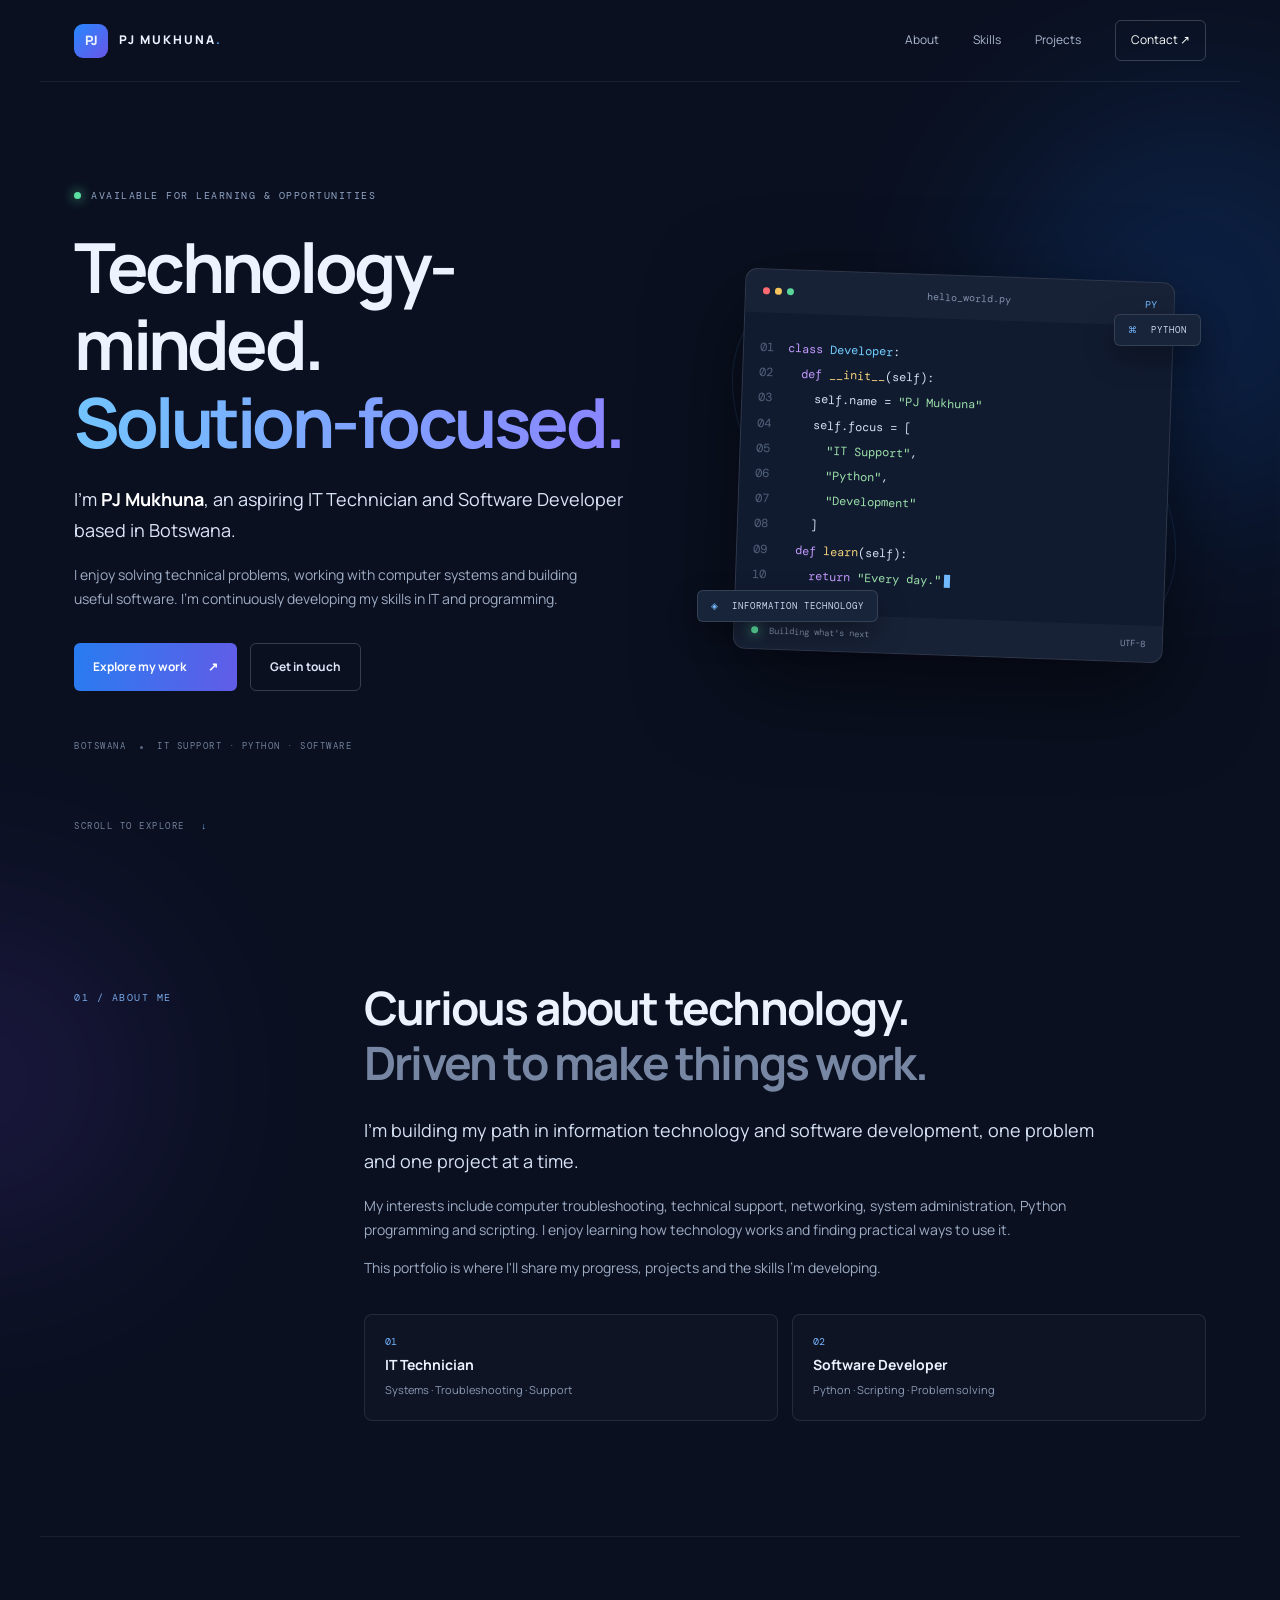
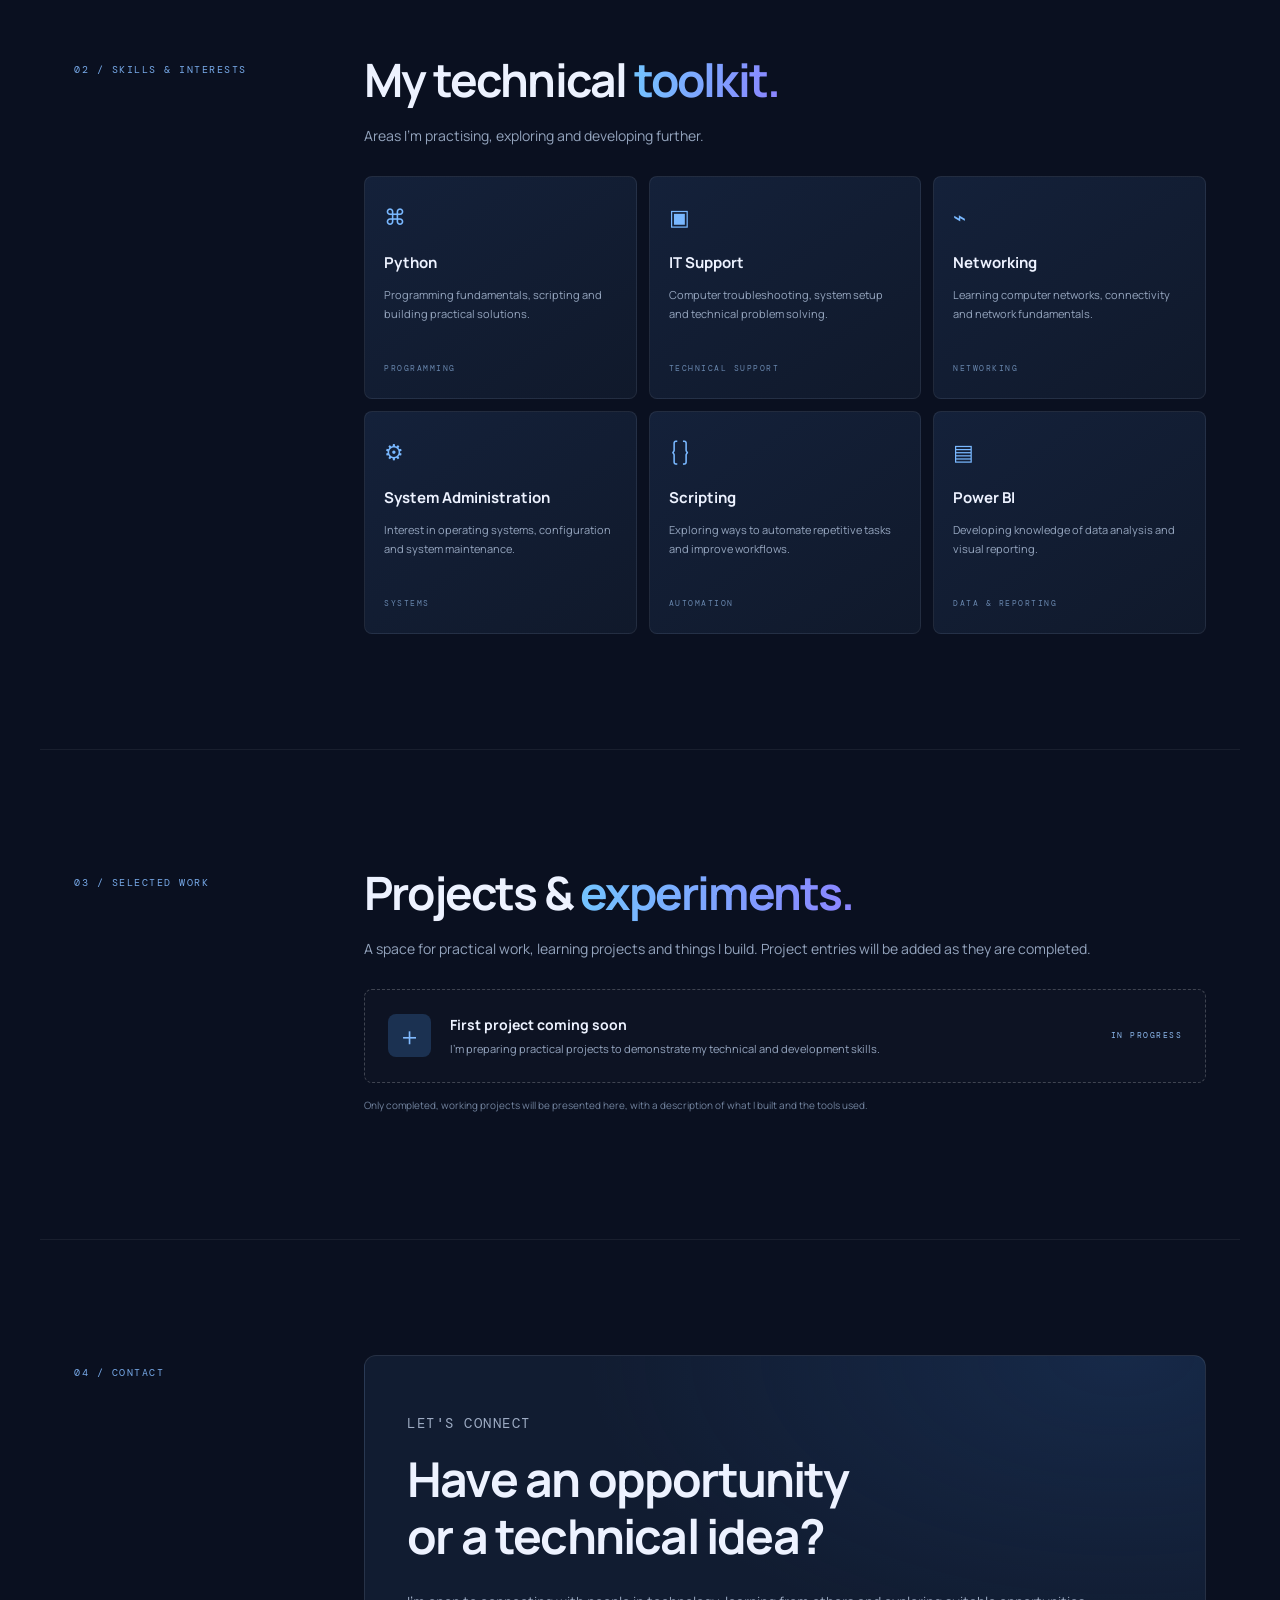
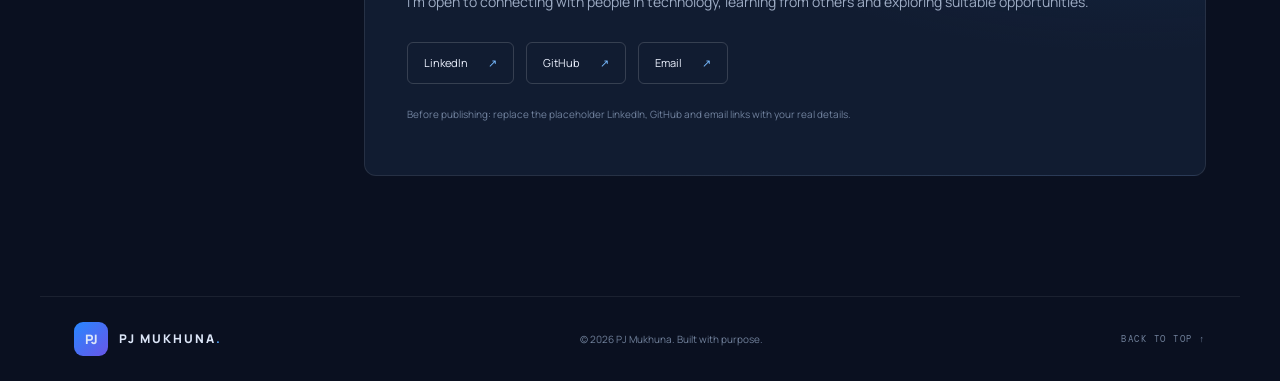
<file: index.html>
<!DOCTYPE html>
<html lang="en">
<head>
  <meta charset="UTF-8">
  <meta name="viewport" content="width=device-width, initial-scale=1.0">
  <meta name="description" content="PJ Mukhuna — IT Technician and Software Developer based in Botswana. Explore technical interests, skills and projects.">
  <meta name="author" content="PJ Mukhuna">
  <meta name="theme-color" content="#0a1020">
  <meta property="og:title" content="PJ Mukhuna | IT Technician & Software Developer">
  <meta property="og:description" content="Technology, IT support and software development.">
  <title>PJ Mukhuna | IT Technician & Software Developer</title>
  <link rel="preconnect" href="https://fonts.googleapis.com">
  <link rel="preconnect" href="https://fonts.gstatic.com" crossorigin>
  <link href="https://fonts.googleapis.com/css2?family=DM+Mono:wght@400;500&family=Manrope:wght@400;500;600;700;800&display=swap" rel="stylesheet">
  <link rel="stylesheet" href="style.css">
</head>
<body>
  <div class="ambient ambient-one"></div>
  <div class="ambient ambient-two"></div>
  <header class="topbar">
    <a class="brand" href="#home" aria-label="PJ Mukhuna home"><span class="brand-mark">PJ</span><span>PJ MUKHUNA<span class="brand-dot">.</span></span></a>
    <button class="menu-toggle" aria-label="Toggle navigation" aria-expanded="false">☰</button>
    <nav class="nav">
      <a href="#about">About</a><a href="#skills">Skills</a><a href="#projects">Projects</a><a href="#contact" class="nav-contact">Contact ↗</a>
    </nav>
  </header>

  <main>
    <section class="hero section" id="home">
      <div class="hero-copy">
        <p class="eyebrow"><span class="status-dot"></span> AVAILABLE FOR LEARNING & OPPORTUNITIES</p>
        <h1>Technology-minded.<br><span class="gradient-text">Solution-focused.</span></h1>
        <p class="hero-name">I'm <strong>PJ Mukhuna</strong>, an aspiring IT Technician and Software Developer based in Botswana.</p>
        <p class="hero-desc">I enjoy solving technical problems, working with computer systems and building useful software. I'm continuously developing my skills in IT and programming.</p>
        <div class="hero-actions">
          <a class="button primary" href="#projects">Explore my work <span>↗</span></a>
          <a class="button secondary" href="#contact">Get in touch</a>
        </div>
        <div class="hero-meta"><span>BOTSWANA</span><i></i><span>IT SUPPORT · PYTHON · SOFTWARE</span></div>
      </div>
      <div class="hero-visual" aria-label="Decorative software code illustration">
        <div class="orbit orbit-a"></div><div class="orbit orbit-b"></div>
        <div class="code-card">
          <div class="code-head"><div class="window-dots"><b></b><b></b><b></b></div><span>hello_world.py</span><span class="code-lock">PY</span></div>
          <div class="code-body">
            <div><span class="line-no">01</span><span class="purple">class</span> <span class="cyan">Developer</span>:</div>
            <div><span class="line-no">02</span>&nbsp;&nbsp;<span class="purple">def</span> <span class="yellow">__init__</span>(self):</div>
            <div><span class="line-no">03</span>&nbsp;&nbsp;&nbsp;&nbsp;self.name = <span class="green">"PJ Mukhuna"</span></div>
            <div><span class="line-no">04</span>&nbsp;&nbsp;&nbsp;&nbsp;self.focus = [</div>
            <div><span class="line-no">05</span>&nbsp;&nbsp;&nbsp;&nbsp;&nbsp;&nbsp;<span class="green">"IT Support"</span>,</div>
            <div><span class="line-no">06</span>&nbsp;&nbsp;&nbsp;&nbsp;&nbsp;&nbsp;<span class="green">"Python"</span>,</div>
            <div><span class="line-no">07</span>&nbsp;&nbsp;&nbsp;&nbsp;&nbsp;&nbsp;<span class="green">"Development"</span></div>
            <div><span class="line-no">08</span>&nbsp;&nbsp;&nbsp;&nbsp;]</div>
            <div><span class="line-no">09</span>&nbsp;&nbsp;<span class="purple">def</span> <span class="yellow">learn</span>(self):</div>
            <div><span class="line-no">10</span>&nbsp;&nbsp;&nbsp;&nbsp;<span class="purple">return</span> <span class="green">"Every day."</span><span class="cursor"></span></div>
          </div>
          <div class="code-foot"><span><b class="status-dot"></b> Building what's next</span><span>UTF-8</span></div>
        </div>
        <div class="float-tag tag-python"><span>⌘</span> PYTHON</div>
        <div class="float-tag tag-tech"><span>◈</span> INFORMATION TECHNOLOGY</div>
      </div>
      <a class="scroll-cue" href="#about">SCROLL TO EXPLORE <span>↓</span></a>
    </section>

    <section class="section about-section" id="about">
      <div class="section-label">01 / ABOUT ME</div>
      <div class="section-content">
        <h2>Curious about technology.<br><span class="muted">Driven to make things work.</span></h2>
        <p class="lead">I'm building my path in information technology and software development, one problem and one project at a time.</p>
        <p>My interests include computer troubleshooting, technical support, networking, system administration, Python programming and scripting. I enjoy learning how technology works and finding practical ways to use it.</p>
        <p>This portfolio is where I'll share my progress, projects and the skills I'm developing.</p>
        <div class="fact-grid">
          <div class="fact"><span class="fact-number">01</span><strong>IT Technician</strong><small>Systems · Troubleshooting · Support</small></div>
          <div class="fact"><span class="fact-number">02</span><strong>Software Developer</strong><small>Python · Scripting · Problem solving</small></div>
        </div>
      </div>
    </section>

    <section class="section skills-section" id="skills">
      <div class="section-label">02 / SKILLS & INTERESTS</div>
      <div class="section-content">
        <h2>My technical <span class="gradient-text">toolkit.</span></h2>
        <p class="section-intro">Areas I'm practising, exploring and developing further.</p>
        <div class="skill-grid">
          <article class="skill-card"><span class="skill-icon">⌘</span><h3>Python</h3><p>Programming fundamentals, scripting and building practical solutions.</p><span class="skill-type">PROGRAMMING</span></article>
          <article class="skill-card"><span class="skill-icon">▣</span><h3>IT Support</h3><p>Computer troubleshooting, system setup and technical problem solving.</p><span class="skill-type">TECHNICAL SUPPORT</span></article>
          <article class="skill-card"><span class="skill-icon">⌁</span><h3>Networking</h3><p>Learning computer networks, connectivity and network fundamentals.</p><span class="skill-type">NETWORKING</span></article>
          <article class="skill-card"><span class="skill-icon">⚙</span><h3>System Administration</h3><p>Interest in operating systems, configuration and system maintenance.</p><span class="skill-type">SYSTEMS</span></article>
          <article class="skill-card"><span class="skill-icon">{ }</span><h3>Scripting</h3><p>Exploring ways to automate repetitive tasks and improve workflows.</p><span class="skill-type">AUTOMATION</span></article>
          <article class="skill-card"><span class="skill-icon">▤</span><h3>Power BI</h3><p>Developing knowledge of data analysis and visual reporting.</p><span class="skill-type">DATA & REPORTING</span></article>
        </div>
      </div>
    </section>

    <section class="section projects-section" id="projects">
      <div class="section-label">03 / SELECTED WORK</div>
      <div class="section-content">
        <h2>Projects & <span class="gradient-text">experiments.</span></h2>
        <p class="section-intro">A space for practical work, learning projects and things I build. Project entries will be added as they are completed.</p>
        <div class="project-placeholder">
          <div class="project-symbol">＋</div>
          <div><h3>First project coming soon</h3><p>I'm preparing practical projects to demonstrate my technical and development skills.</p></div>
          <span class="project-status">IN PROGRESS</span>
        </div>
        <p class="small-note">Only completed, working projects will be presented here, with a description of what I built and the tools used.</p>
      </div>
    </section>

    <section class="section contact-section" id="contact">
      <div class="section-label">04 / CONTACT</div>
      <div class="section-content contact-panel">
        <p class="eyebrow">LET'S CONNECT</p>
        <h2>Have an opportunity<br>or a technical idea?</h2>
        <p>I'm open to connecting with people in technology, learning from others and exploring suitable opportunities.</p>
        <div class="contact-links">
          <!-- Replace the # links below with your real profile URLs. -->
          <a href="#" class="contact-link" data-placeholder="linkedin">LinkedIn <span>↗</span></a>
          <a href="#" class="contact-link" data-placeholder="github">GitHub <span>↗</span></a>
          <a href="mailto:ADD-YOUR-EMAIL@example.com" class="contact-link" data-placeholder="email">Email <span>↗</span></a>
        </div>
        <p class="edit-note">Before publishing: replace the placeholder LinkedIn, GitHub and email links with your real details.</p>
      </div>
    </section>
  </main>

  <footer><a class="brand" href="#home"><span class="brand-mark">PJ</span><span>PJ MUKHUNA<span class="brand-dot">.</span></span></a><span>© <span id="year"></span> PJ Mukhuna. Built with purpose.</span><a href="#home" class="back-top">BACK TO TOP ↑</a></footer>
  <script src="script.js"></script>
</body>
</html>
</file>
<file: style.css>
*{box-sizing:border-box}html{scroll-behavior:smooth;scroll-padding-top:90px}body{margin:0;background:#0a1020;color:#edf2ff;font-family:Manrope,Arial,sans-serif;line-height:1.7;overflow-x:hidden}a{color:inherit;text-decoration:none}.ambient{position:absolute;pointer-events:none;filter:blur(90px);opacity:.18;border-radius:50%;z-index:-1}.ambient-one{width:420px;height:420px;background:#1768db;top:100px;right:-130px}.ambient-two{width:360px;height:360px;background:#5d35b8;top:900px;left:-200px}.topbar{height:82px;display:flex;align-items:center;justify-content:space-between;max-width:1200px;padding:0 34px;margin:auto;border-bottom:1px solid #ffffff12}.brand{display:flex;align-items:center;gap:11px;font-size:12px;font-weight:800;letter-spacing:2px}.brand-mark{width:34px;height:34px;border-radius:9px;background:linear-gradient(135deg,#2787ff,#6956e8);display:grid;place-items:center;font-size:13px;letter-spacing:-1px}.brand-dot{color:#52a5ff}.nav{display:flex;align-items:center;gap:34px;font-size:12px;color:#aebbd1}.nav a:hover,.back-top:hover{color:#67adff}.nav-contact{border:1px solid #ffffff30;padding:9px 15px;border-radius:6px;color:#fff}.menu-toggle{display:none;background:none;border:0;color:#fff;font-size:23px}.section{max-width:1200px;margin:auto;padding:115px 34px;display:grid;grid-template-columns:220px 1fr;gap:70px;position:relative}.hero{min-height:690px;grid-template-columns:1.05fr .95fr;align-items:center;padding-top:95px;padding-bottom:110px}.eyebrow,.section-label,.hero-meta,.scroll-cue,.skill-type,.project-status,.back-top{font-family:"DM Mono",monospace;font-size:10px;letter-spacing:1.5px}.eyebrow{color:#91a4c3;display:flex;align-items:center;gap:10px}.status-dot{display:inline-block;width:7px;height:7px;border-radius:50%;background:#5be0a1;box-shadow:0 0 12px #5be0a1}.hero h1{font-size:clamp(42px,5.4vw,70px);line-height:1.12;letter-spacing:-3.5px;margin:24px 0}.gradient-text{background:linear-gradient(100deg,#72c5ff,#8b83ff);-webkit-background-clip:text;background-clip:text;color:transparent}.hero-name{font-size:18px;color:#dce6f8;max-width:570px}.hero-name strong{color:#fff}.hero-desc{color:#9eacc4;max-width:540px;font-size:14px}.hero-actions{display:flex;gap:13px;margin-top:32px}.button{padding:13px 19px;border-radius:6px;font-size:12px;font-weight:700;display:inline-flex;gap:22px;align-items:center;transition:.2s}.button:hover{transform:translateY(-2px)}.primary{background:linear-gradient(100deg,#287cf0,#625ce7);color:#fff}.secondary{border:1px solid #ffffff30;color:#dce6f8}.hero-meta{display:flex;align-items:center;gap:14px;color:#70809b;margin-top:48px;font-size:9px}.hero-meta i{height:3px;width:3px;background:#586782;border-radius:50%}.hero-visual{height:410px;display:grid;place-items:center;position:relative}.code-card{width:min(100%,430px);background:#111b30;border:1px solid #ffffff20;border-radius:12px;box-shadow:0 30px 90px #0008;transform:rotate(2deg);z-index:2;overflow:hidden}.code-head,.code-foot{height:43px;padding:0 17px;display:flex;align-items:center;justify-content:space-between;background:#ffffff08;color:#8191ac;font:10px "DM Mono",monospace}.window-dots{display:flex;gap:5px}.window-dots b{width:7px;height:7px;border-radius:50%;background:#52627e}.window-dots b:first-child{background:#ff6b70}.window-dots b:nth-child(2){background:#f5c45d}.window-dots b:nth-child(3){background:#5ad69b}.code-lock{color:#71baff}.code-body{padding:23px 16px 25px;font:12px/2.1 "DM Mono",monospace;color:#d3def1;white-space:nowrap}.line-no{display:inline-block;width:28px;color:#52617a}.purple{color:#c49aff}.cyan{color:#71cfff}.yellow{color:#f4d17b}.green{color:#9bdfa9}.cursor{display:inline-block;width:6px;height:13px;background:#72baff;vertical-align:middle;margin-left:3px;animation:blink 1s infinite}@keyframes blink{50%{opacity:0}}.code-foot{height:36px;font-size:9px}.code-foot .status-dot{margin-right:6px}.orbit{position:absolute;border:1px solid #538ce52b;border-radius:50%;transform:rotate(-25deg)}.orbit-a{width:440px;height:240px}.orbit-b{width:500px;height:300px;transform:rotate(35deg)}.float-tag{position:absolute;z-index:3;padding:9px 13px;border:1px solid #ffffff20;background:#17243a;border-radius:6px;color:#cbd8ed;font:9px "DM Mono",monospace;letter-spacing:1px;box-shadow:0 12px 30px #0005}.float-tag span{color:#77baff;margin-right:7px}.tag-python{top:53px;right:5px}.tag-tech{bottom:49px;left:-5px}.scroll-cue{position:absolute;bottom:30px;left:34px;color:#73829c;font-size:9px}.scroll-cue span{color:#77baff;margin-left:10px}.section-label{color:#77a9e8;padding-top:9px}.section-content{max-width:850px}.section h2{font-size:clamp(30px,4vw,46px);line-height:1.2;letter-spacing:-1.8px;margin:0 0 25px}.muted{color:#7787a3}.lead{font-size:18px;color:#d7e2f5;max-width:730px}.section-content>p:not(.lead):not(.section-intro):not(.small-note):not(.edit-note){color:#9eacc4;max-width:730px;font-size:14px}.fact-grid{display:grid;grid-template-columns:1fr 1fr;gap:14px;margin-top:34px}.fact{padding:20px;border:1px solid #ffffff17;border-radius:8px;background:#ffffff05;display:flex;flex-direction:column;gap:5px}.fact-number{font:10px "DM Mono",monospace;color:#75b5ff}.fact strong{font-size:14px}.fact small{color:#8b9bb5;font-size:11px}.skills-section{border-top:1px solid #ffffff10}.section-intro{color:#94a4bd;font-size:14px;margin:-8px 0 28px}.skill-grid{display:grid;grid-template-columns:repeat(3,1fr);gap:12px}.skill-card{padding:22px 19px 19px;background:linear-gradient(145deg,#14213a,#10192b);border:1px solid #ffffff12;border-radius:8px;min-height:190px;transition:.2s}.skill-card:hover{border-color:#559fff70;transform:translateY(-3px)}.skill-icon{color:#79b8ff;font-size:22px}.skill-card h3{font-size:15px;margin:13px 0 5px}.skill-card p{font-size:11px;color:#96a6bf;line-height:1.7;min-height:55px}.skill-type{font-size:8px;color:#6886ad}.projects-section{border-top:1px solid #ffffff10}.project-placeholder{display:flex;align-items:center;gap:19px;padding:23px;border:1px dashed #ffffff35;border-radius:8px;background:#ffffff04}.project-symbol{width:43px;height:43px;flex:none;display:grid;place-items:center;border-radius:8px;background:#1b3151;color:#81baff;font-size:25px}.project-placeholder h3{font-size:14px;margin:0 0 3px}.project-placeholder p{font-size:11px;color:#95a5bf;margin:0}.project-status{margin-left:auto;color:#8db9ee;white-space:nowrap;font-size:8px}.small-note{font-size:10px;color:#72839e;margin-top:14px}.contact-section{border-top:1px solid #ffffff10;padding-bottom:120px}.contact-panel{padding:42px;background:radial-gradient(ellipse at 90% 0%,#244c8745,transparent 50%),#111c31;border:1px solid #ffffff17;border-radius:12px}.contact-panel h2{font-size:clamp(32px,4vw,48px)}.contact-panel>p:not(.eyebrow):not(.edit-note){font-size:13px;color:#a3b1c8;max-width:520px}.contact-links{display:flex;gap:12px;flex-wrap:wrap;margin-top:28px}.contact-link{padding:11px 16px;border:1px solid #ffffff28;border-radius:6px;font-size:11px}.contact-link span{color:#77baff;margin-left:18px}.contact-link:hover{background:#ffffff0b}.edit-note{font-size:10px;color:#71829e;margin-top:22px}footer{max-width:1200px;margin:auto;padding:25px 34px;border-top:1px solid #ffffff12;display:flex;align-items:center;justify-content:space-between;color:#71819b;font-size:10px}footer .brand{color:#dce6f8}.back-top{font-size:9px}
@media(max-width:850px){.section{grid-template-columns:1fr;gap:22px;padding:82px 26px}.hero{grid-template-columns:1fr;padding-top:75px;gap:20px}.hero-visual{height:350px}.hero-copy{max-width:700px}.section-label{padding-top:0}.scroll-cue{left:26px}.skill-grid{grid-template-columns:repeat(2,1fr)}.topbar{padding:0 26px}}
@media(max-width:560px){.topbar{height:70px}.menu-toggle{display:block}.nav{display:none;position:absolute;top:70px;left:0;right:0;background:#101a2c;padding:18px 26px;z-index:10;flex-direction:column;align-items:flex-start;gap:18px;border-bottom:1px solid #ffffff20}.nav.open{display:flex}.hero h1{font-size:45px;letter-spacing:-2.5px}.hero-name{font-size:16px}.hero-visual{height:300px}.code-card{transform:none}.code-body{font-size:9px;padding:16px 9px}.line-no{width:22px}.orbit-a{width:320px;height:190px}.orbit-b{width:350px;height:220px}.tag-python{right:-2px;top:20px}.tag-tech{left:-2px;bottom:22px;font-size:7px}.skill-grid{grid-template-columns:1fr}.skill-card{min-height:0}.skill-card p{min-height:0}.fact-grid{grid-template-columns:1fr}.project-placeholder{align-items:flex-start;flex-wrap:wrap}.project-status{margin-left:62px} .contact-panel{padding:25px 20px}footer{padding:22px 26px;gap:15px;flex-wrap:wrap}footer>span{order:3;width:100%}.section{padding:72px 24px}.scroll-cue{left:24px}}
</file>
